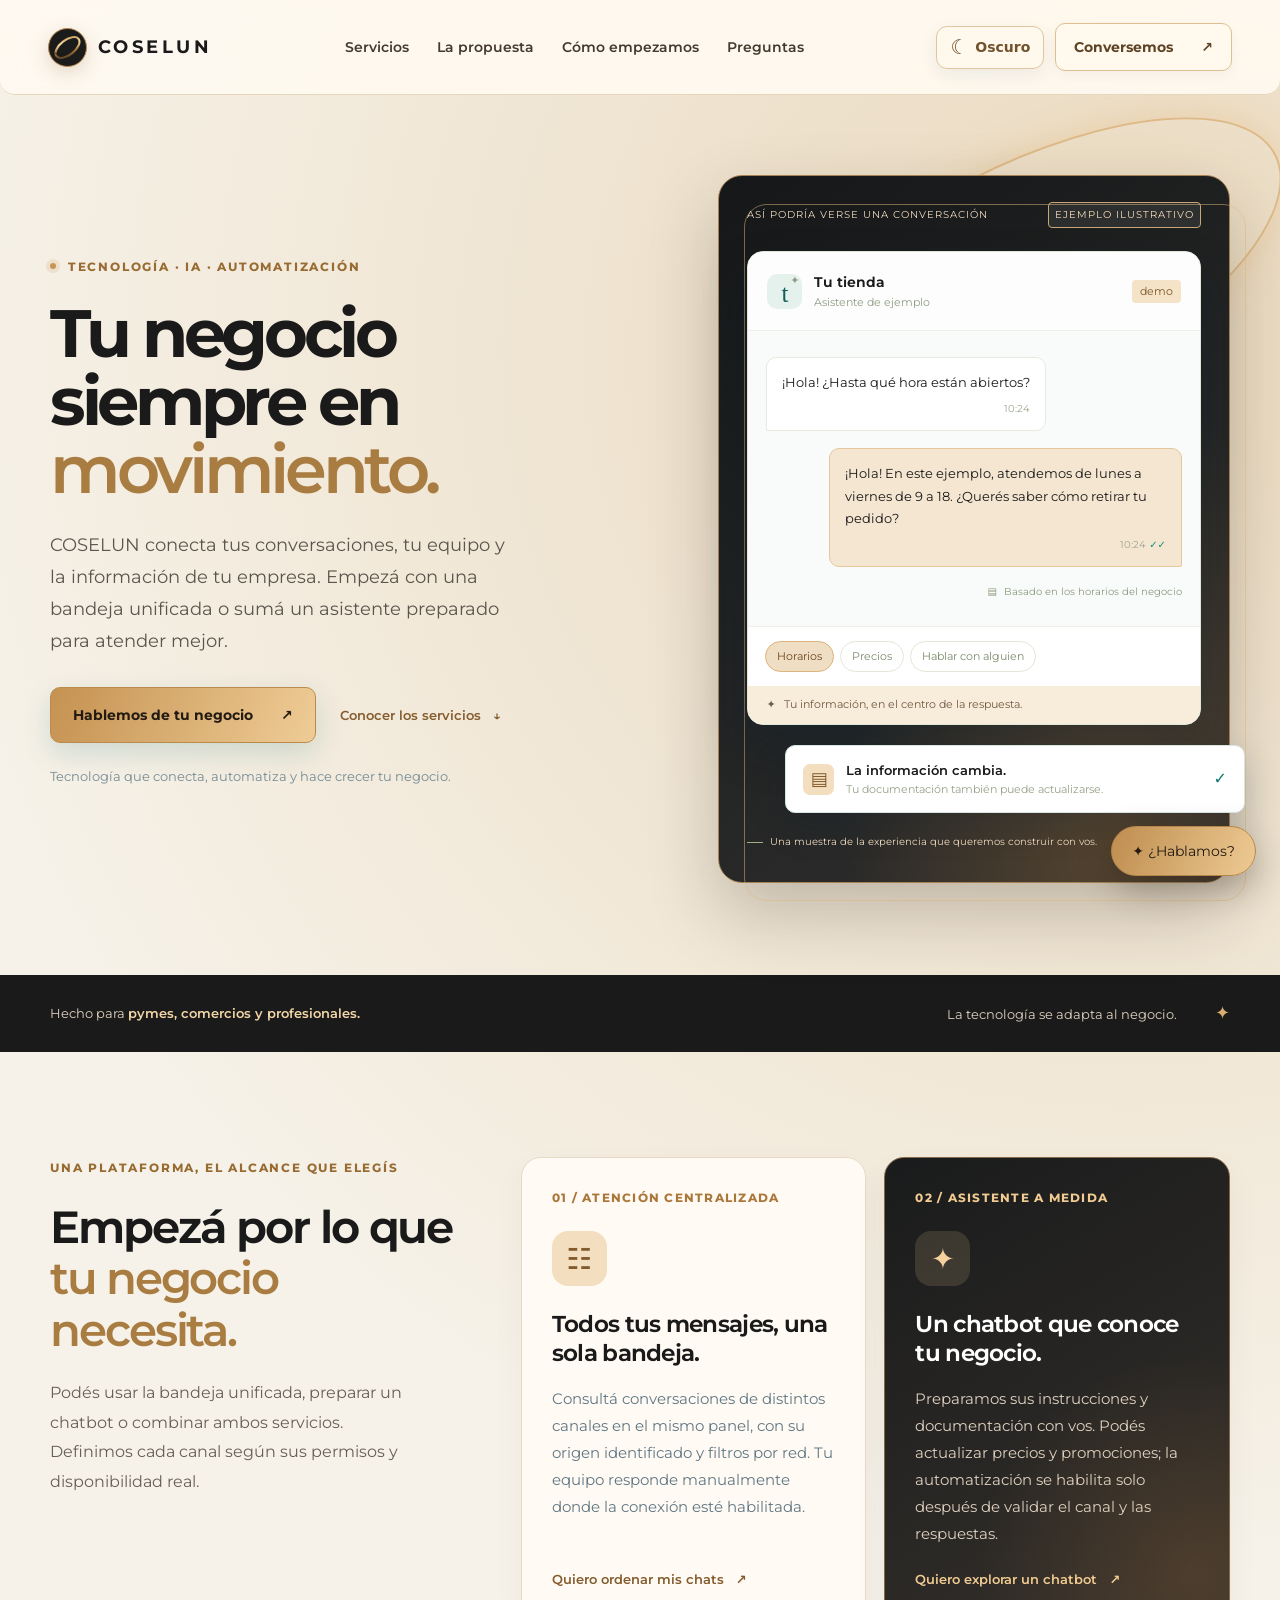
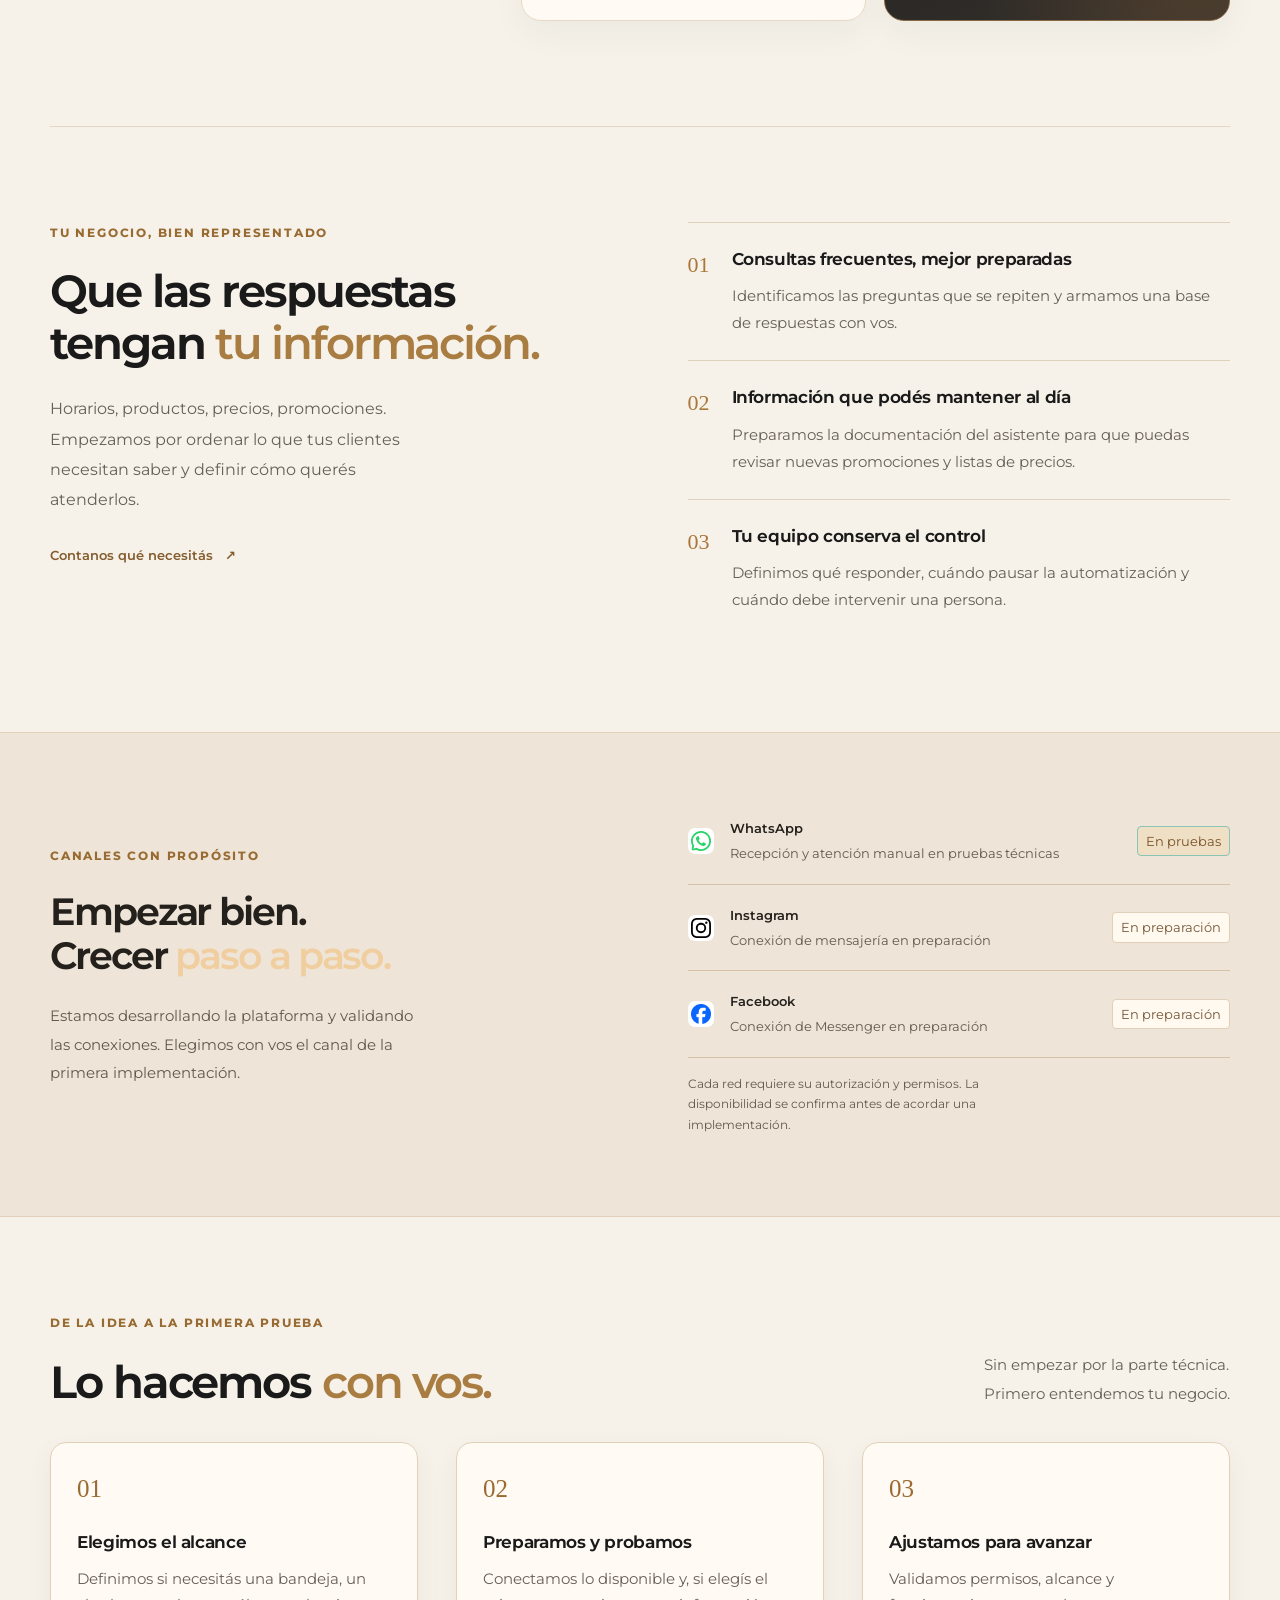
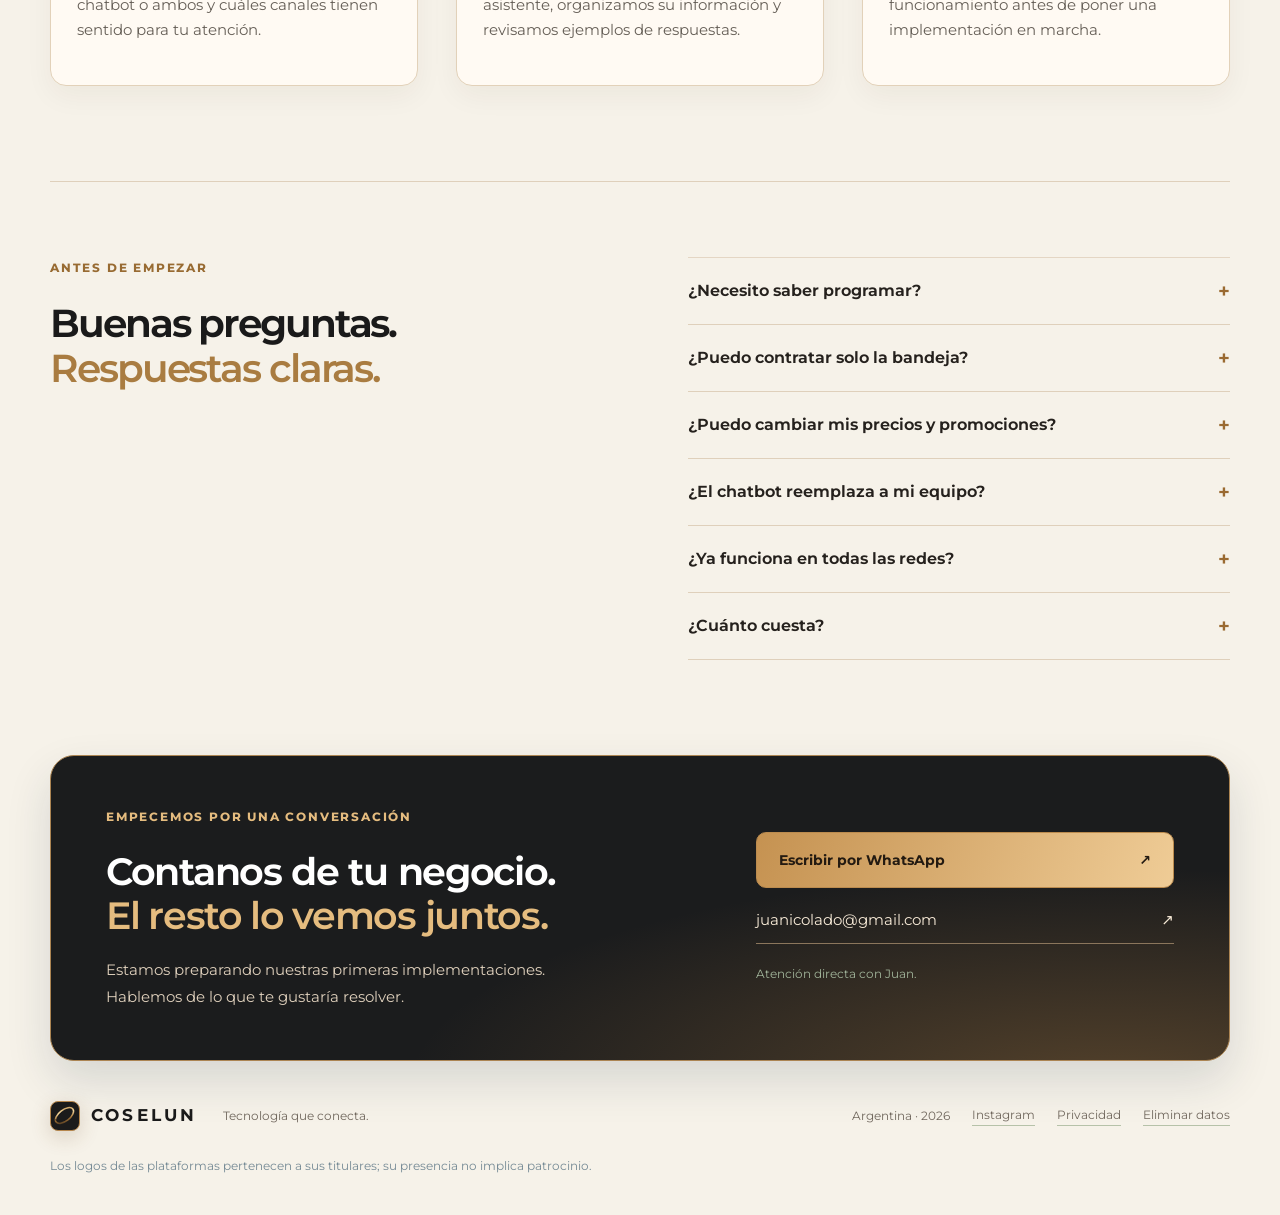
<file: index.html>
<!doctype html>
<html lang="es-AR">
<head>
  <meta charset="utf-8"><meta name="viewport" content="width=device-width, initial-scale=1">
  <title>COSELUN — Tecnología que conecta y hace crecer tu negocio</title>
  <meta name="description" content="Chatbots a medida para pymes. En COSELUN trabajamos con vos para organizar consultas, preparar respuestas y acompañar cada implementación.">
  <meta name="theme-color" content="#1a1a1a">
  <meta property="og:title" content="COSELUN — Tecnología que conecta">
  <meta property="og:description" content="Tu conocimiento, mejores conversaciones. Conocé nuestra propuesta de asistentes para pymes.">
  <meta property="og:type" content="website">
  <meta name="referrer" content="no-referrer"><link rel="icon" href="favicon.svg" type="image/svg+xml"><link rel="stylesheet" href="styles.css"><link rel="stylesheet" href="premium.css"><link rel="stylesheet" href="readability.css"><link rel="stylesheet" href="coselun.css">
</head>
<body>
<a class="skip" href="#contenido">Saltar al contenido</a>
<header class="header"><a href="#inicio" class="brand" aria-label="COSELUN, inicio"><span class="brand-icon" aria-hidden="true"></span><span>COSELUN</span></a><nav aria-label="Principal"><a href="#servicios">Servicios</a><a href="#propuesta">La propuesta</a><a href="#proceso">Cómo empezamos</a><a href="#preguntas">Preguntas</a></nav><div class="header-actions"><button class="theme-toggle" type="button" aria-label="Cambiar a modo oscuro" aria-pressed="false"><span aria-hidden="true">☾</span><span>Oscuro</span></button><a class="button header-cta" href="#contacto">Conversemos <span aria-hidden="true">↗</span></a></div></header>
<main id="contenido">
<section class="hero wrap" id="inicio">
  <div class="hero-copy"><p class="eyebrow"><span class="live-dot"></span> TECNOLOGÍA · IA · AUTOMATIZACIÓN</p><h1>Tu negocio<br>siempre en<br><em>movimiento.</em></h1><p class="hero-description">COSELUN conecta tus conversaciones, tu equipo y la información de tu empresa. Empezá con una bandeja unificada o sumá un asistente preparado para atender mejor.</p><div class="hero-actions"><a class="button primary" href="#contacto">Hablemos de tu negocio <span aria-hidden="true">↗</span></a><a class="quiet-link" href="#servicios">Conocer los servicios <span aria-hidden="true">↓</span></a></div><p class="hero-note">Tecnología que conecta, automatiza y hace crecer tu negocio.</p></div>
  <div class="hero-visual" id="demostracion"><div class="visual-header"><span>ASÍ PODRÍA VERSE UNA CONVERSACIÓN</span><span class="demo-label">EJEMPLO ILUSTRATIVO</span></div><div class="chat-window"><div class="chat-header"><div class="shop-avatar" aria-hidden="true">t<span>✦</span></div><div><strong>Tu tienda</strong><span>Asistente de ejemplo</span></div><span class="chat-badge">demo</span></div><div class="chat-content" aria-live="polite" aria-atomic="true"><div class="message incoming"><p id="demo-question">¡Hola! ¿Hasta qué hora están abiertos?</p><time>10:24</time></div><div class="message outgoing"><p id="demo-answer">¡Hola! En este ejemplo, atendemos de lunes a viernes de 9 a 18. ¿Querés saber cómo retirar tu pedido?</p><time>10:24 <span aria-hidden="true">✓✓</span></time></div><p class="source-note"><span aria-hidden="true">▤</span> Basado en los horarios del negocio</p></div><div class="chat-options" role="group" aria-label="Elegir ejemplo de consulta"><button class="selected" data-example="horarios" aria-pressed="true">Horarios</button><button data-example="precios" aria-pressed="false">Precios</button><button data-example="persona" aria-pressed="false">Hablar con alguien</button></div><div class="chat-footer"><span aria-hidden="true">✦</span> Tu información, en el centro de la respuesta.</div></div><div class="floating-note"><span aria-hidden="true">▤</span><div><strong>La información cambia.</strong><small>Tu documentación también puede actualizarse.</small></div><span class="note-check" aria-hidden="true">✓</span></div><div class="visual-caption"><span class="tiny-line"></span> Una muestra de la experiencia que queremos construir con vos.</div></div>
</section>
<div class="intro-strip"><div class="wrap"><p>Hecho para <strong>pymes, comercios y profesionales.</strong></p><span>La tecnología se adapta al negocio. <span aria-hidden="true">✦</span></span></div></div>
<section class="services wrap section" id="servicios"><div class="services-heading"><p class="eyebrow">UNA PLATAFORMA, EL ALCANCE QUE ELEGÍS</p><h2>Empezá por lo que<br><em>tu negocio necesita.</em></h2><p>Podés usar la bandeja unificada, preparar un chatbot o combinar ambos servicios. Definimos cada canal según sus permisos y disponibilidad real.</p></div><div class="service-cards"><article class="service-card"><span class="service-index">01 / ATENCIÓN CENTRALIZADA</span><div class="service-symbol" aria-hidden="true">☷</div><h3>Todos tus mensajes, una sola bandeja.</h3><p>Consultá conversaciones de distintos canales en el mismo panel, con su origen identificado y filtros por red. Tu equipo responde manualmente donde la conexión esté habilitada.</p><a href="#contacto" class="quiet-link">Quiero ordenar mis chats <span aria-hidden="true">↗</span></a></article><article class="service-card highlighted"><span class="service-index">02 / ASISTENTE A MEDIDA</span><div class="service-symbol" aria-hidden="true">✦</div><h3>Un chatbot que conoce tu negocio.</h3><p>Preparamos sus instrucciones y documentación con vos. Podés actualizar precios y promociones; la automatización se habilita solo después de validar el canal y las respuestas.</p><a href="#contacto" class="quiet-link">Quiero explorar un chatbot <span aria-hidden="true">↗</span></a></article></div></section>
<section class="proposal wrap section" id="propuesta"><div><p class="eyebrow">TU NEGOCIO, BIEN REPRESENTADO</p><h2>Que las respuestas<br>tengan <em>tu información.</em></h2><p class="section-copy">Horarios, productos, precios, promociones. Empezamos por ordenar lo que tus clientes necesitan saber y definir cómo querés atenderlos.</p><a href="#contacto" class="quiet-link">Contanos qué necesitás <span aria-hidden="true">↗</span></a></div><div class="proposal-list"><article><span class="feature-number">01</span><div><h3>Consultas frecuentes, mejor preparadas</h3><p>Identificamos las preguntas que se repiten y armamos una base de respuestas con vos.</p></div></article><article><span class="feature-number">02</span><div><h3>Información que podés mantener al día</h3><p>Preparamos la documentación del asistente para que puedas revisar nuevas promociones y listas de precios.</p></div></article><article><span class="feature-number">03</span><div><h3>Tu equipo conserva el control</h3><p>Definimos qué responder, cuándo pausar la automatización y cuándo debe intervenir una persona.</p></div></article></div></section>
<section class="channels-section"><div class="wrap channels-inner"><div><p class="eyebrow">CANALES CON PROPÓSITO</p><h2>Empezar bien.<br>Crecer <em>paso a paso.</em></h2><p>Estamos desarrollando la plataforma y validando las conexiones. Elegimos con vos el canal de la primera implementación.</p></div><div class="channels-list"><article><img src="assets/whatsapp.svg" alt="" aria-hidden="true"><div><strong>WhatsApp</strong><small>Recepción y atención manual en pruebas técnicas</small></div><span class="status testing">En pruebas</span></article><article><img src="assets/instagram.svg" alt="" aria-hidden="true"><div><strong>Instagram</strong><small>Conexión de mensajería en preparación</small></div><span class="status">En preparación</span></article><article><img src="assets/facebook.png" alt="" aria-hidden="true"><div><strong>Facebook</strong><small>Conexión de Messenger en preparación</small></div><span class="status">En preparación</span></article><p class="channels-note">Cada red requiere su autorización y permisos. La disponibilidad se confirma antes de acordar una implementación.</p></div></div></section>
<section class="wrap section process" id="proceso"><div class="section-heading"><div><p class="eyebrow">DE LA IDEA A LA PRIMERA PRUEBA</p><h2>Lo hacemos <em>con vos.</em></h2></div><p>Sin empezar por la parte técnica.<br>Primero entendemos tu negocio.</p></div><div class="steps"><article><span>01 <i aria-hidden="true">↗</i></span><h3>Elegimos el alcance</h3><p>Definimos si necesitás una bandeja, un chatbot o ambos y cuáles canales tienen sentido para tu atención.</p></article><article><span>02 <i aria-hidden="true">↗</i></span><h3>Preparamos y probamos</h3><p>Conectamos lo disponible y, si elegís el asistente, organizamos su información y revisamos ejemplos de respuestas.</p></article><article><span>03 <i aria-hidden="true">↗</i></span><h3>Ajustamos para avanzar</h3><p>Validamos permisos, alcance y funcionamiento antes de poner una implementación en marcha.</p></article></div></section>
<section class="wrap faq section" id="preguntas"><div><p class="eyebrow">ANTES DE EMPEZAR</p><h2>Buenas preguntas.<br><em>Respuestas claras.</em></h2></div><div class="faq-list"><details><summary>¿Necesito saber programar?<span aria-hidden="true">+</span></summary><p>No. Trabajamos con vos en la información, el tono de atención y las reglas del asistente. La configuración técnica queda de nuestro lado.</p></details><details><summary>¿Puedo contratar solo la bandeja?<span aria-hidden="true">+</span></summary><p>Sí. Podemos preparar una bandeja unificada sin chatbot, o combinar ambos servicios según lo que necesite tu equipo. La disponibilidad de cada canal se confirma antes de activarlo.</p></details><details><summary>¿Puedo cambiar mis precios y promociones?<span aria-hidden="true">+</span></summary><p>Si elegís el chatbot, podés mantener la documentación del negocio actualizada, con revisión y registro de versiones en la plataforma.</p></details><details><summary>¿El chatbot reemplaza a mi equipo?<span aria-hidden="true">+</span></summary><p>Lo planteamos como un apoyo a la atención. Definimos los límites y las situaciones que requieren que una persona tome la conversación.</p></details><details><summary>¿Ya funciona en todas las redes?<span aria-hidden="true">+</span></summary><p>Todavía no. La plataforma está en desarrollo. WhatsApp y Facebook tuvieron pruebas técnicas de recepción y respuesta manual; Instagram requiere permisos adicionales. La IA automática en redes aún no está habilitada.</p></details><details><summary>¿Cuánto cuesta?<span aria-hidden="true">+</span></summary><p>La propuesta se prepara según el alcance, los canales y el uso esperado. Antes de avanzar conversamos sobre la implementación, el mantenimiento y los posibles consumos de proveedores externos.</p></details></div></section>
<section class="contact wrap" id="contacto"><div><p class="eyebrow">EMPECEMOS POR UNA CONVERSACIÓN</p><h2>Contanos de tu negocio.<br><em>El resto lo vemos juntos.</em></h2><p>Estamos preparando nuestras primeras implementaciones.<br>Hablemos de lo que te gustaría resolver.</p></div><div class="contact-actions"><a class="button lime" href="https://wa.me/5491134870246?text=Hola%20Juan%2C%20quiero%20conocer%20la%20propuesta%20de%20COSELUN%20para%20mi%20negocio." target="_blank" rel="noopener noreferrer">Escribir por WhatsApp <span aria-hidden="true">↗</span></a><a href="mailto:juanicolado@gmail.com?subject=Consulta%20por%20COSELUN" class="contact-email">juanicolado@gmail.com <span aria-hidden="true">↗</span></a><small>Atención directa con Juan.</small></div></section>
</main><footer class="footer wrap"><a href="#inicio" class="brand"><span class="brand-icon" aria-hidden="true"></span><span>COSELUN</span></a><p>Tecnología que conecta.</p><div><span>Argentina · 2026</span><a href="https://www.instagram.com/coselun.ar/" target="_blank" rel="noopener noreferrer">Instagram</a><a href="privacidad.html">Privacidad</a><a href="eliminar-datos.html">Eliminar datos</a></div><p class="brand-note">Los logos de las plataformas pertenecen a sus titulares; su presencia no implica patrocinio.</p></footer>
<script src="app.js" defer></script>
<link rel="stylesheet" href="contact-chat.css">
<script src="contact-chat.js" defer></script>

</body></html>
</file>
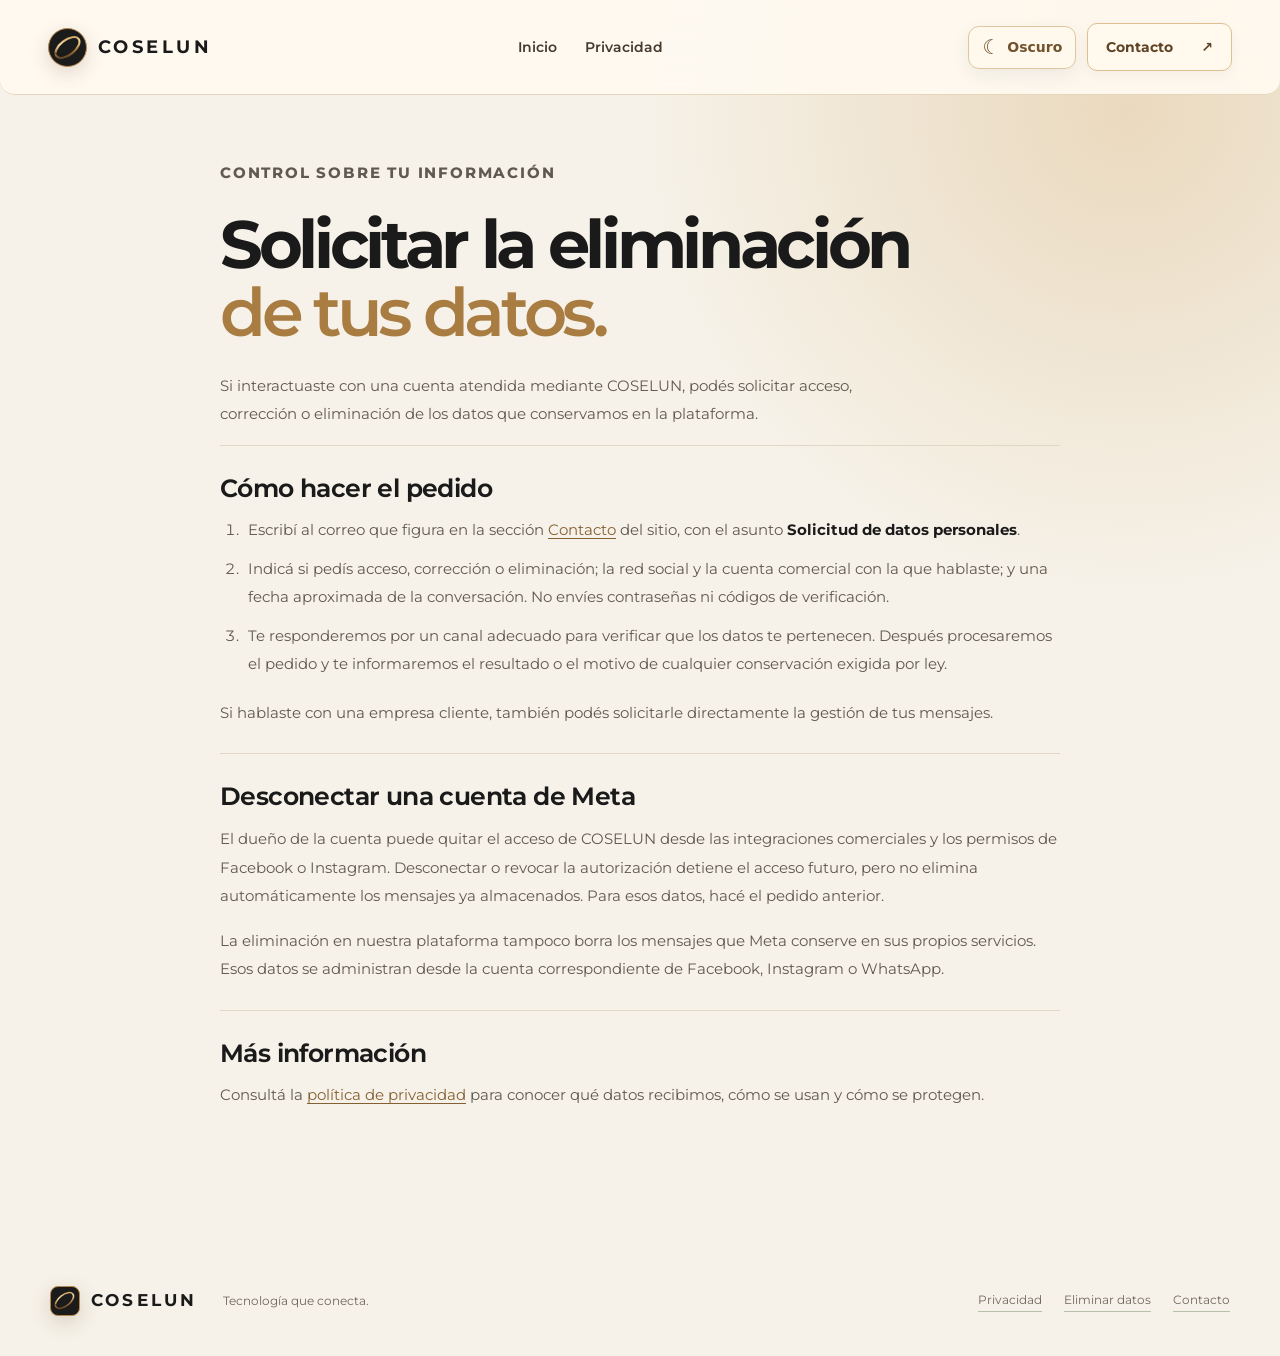
<file: eliminar-datos.html>
<!doctype html>
<html lang="es-AR">
<head>
  <meta charset="utf-8">
  <meta name="viewport" content="width=device-width, initial-scale=1">
  <meta name="description" content="Cómo solicitar acceso, corrección o eliminación de datos tratados por COSELUN.">
  <meta name="theme-color" content="#1a1a1a">
  <meta name="referrer" content="no-referrer">
  <title>Eliminar mis datos — COSELUN</title>
  <link rel="icon" href="favicon.svg" type="image/svg+xml">
  <link rel="stylesheet" href="styles.css">
  <link rel="stylesheet" href="premium.css">
  <link rel="stylesheet" href="readability.css"><link rel="stylesheet" href="coselun.css">
</head>
<body>
  <a class="skip" href="#contenido">Saltar al contenido</a>
  <header class="header">
    <a href="./" class="brand" aria-label="COSELUN, inicio"><span class="brand-icon" aria-hidden="true"></span><span>COSELUN</span></a>
    <nav aria-label="Principal"><a href="./">Inicio</a><a href="privacidad.html">Privacidad</a></nav>
    <div class="header-actions"><button class="theme-toggle" type="button" aria-label="Cambiar a modo oscuro" aria-pressed="false"><span aria-hidden="true">☾</span><span>Oscuro</span></button><a class="button header-cta" href="./#contacto">Contacto <span aria-hidden="true">↗</span></a></div>
  </header>
  <main id="contenido" class="legal wrap">
    <p class="eyebrow">CONTROL SOBRE TU INFORMACIÓN</p>
    <h1>Solicitar la eliminación <em>de tus datos.</em></h1>
    <p class="legal-lead">Si interactuaste con una cuenta atendida mediante COSELUN, podés solicitar acceso, corrección o eliminación de los datos que conservamos en la plataforma.</p>
    <section aria-labelledby="solicitud"><h2 id="solicitud">Cómo hacer el pedido</h2>
      <ol>
        <li>Escribí al correo que figura en la sección <a href="./#contacto">Contacto</a> del sitio, con el asunto <strong>Solicitud de datos personales</strong>.</li>
        <li>Indicá si pedís acceso, corrección o eliminación; la red social y la cuenta comercial con la que hablaste; y una fecha aproximada de la conversación. No envíes contraseñas ni códigos de verificación.</li>
        <li>Te responderemos por un canal adecuado para verificar que los datos te pertenecen. Después procesaremos el pedido y te informaremos el resultado o el motivo de cualquier conservación exigida por ley.</li>
      </ol>
      <p>Si hablaste con una empresa cliente, también podés solicitarle directamente la gestión de tus mensajes.</p>
    </section>
    <section aria-labelledby="revocacion"><h2 id="revocacion">Desconectar una cuenta de Meta</h2>
      <p>El dueño de la cuenta puede quitar el acceso de COSELUN desde las integraciones comerciales y los permisos de Facebook o Instagram. Desconectar o revocar la autorización detiene el acceso futuro, pero no elimina automáticamente los mensajes ya almacenados. Para esos datos, hacé el pedido anterior.</p>
      <p>La eliminación en nuestra plataforma tampoco borra los mensajes que Meta conserve en sus propios servicios. Esos datos se administran desde la cuenta correspondiente de Facebook, Instagram o WhatsApp.</p>
    </section>
    <section aria-labelledby="politica"><h2 id="politica">Más información</h2>
      <p>Consultá la <a href="privacidad.html">política de privacidad</a> para conocer qué datos recibimos, cómo se usan y cómo se protegen.</p>
    </section>
  </main>
  <footer class="footer wrap"><a href="./" class="brand"><span class="brand-icon" aria-hidden="true"></span><span>COSELUN</span></a><p>Tecnología que conecta.</p><div><a href="privacidad.html">Privacidad</a><a href="eliminar-datos.html" aria-current="page">Eliminar datos</a><a href="./#contacto">Contacto</a></div></footer>
<script src="app.js" defer></script>
</body>
</html>
</file>
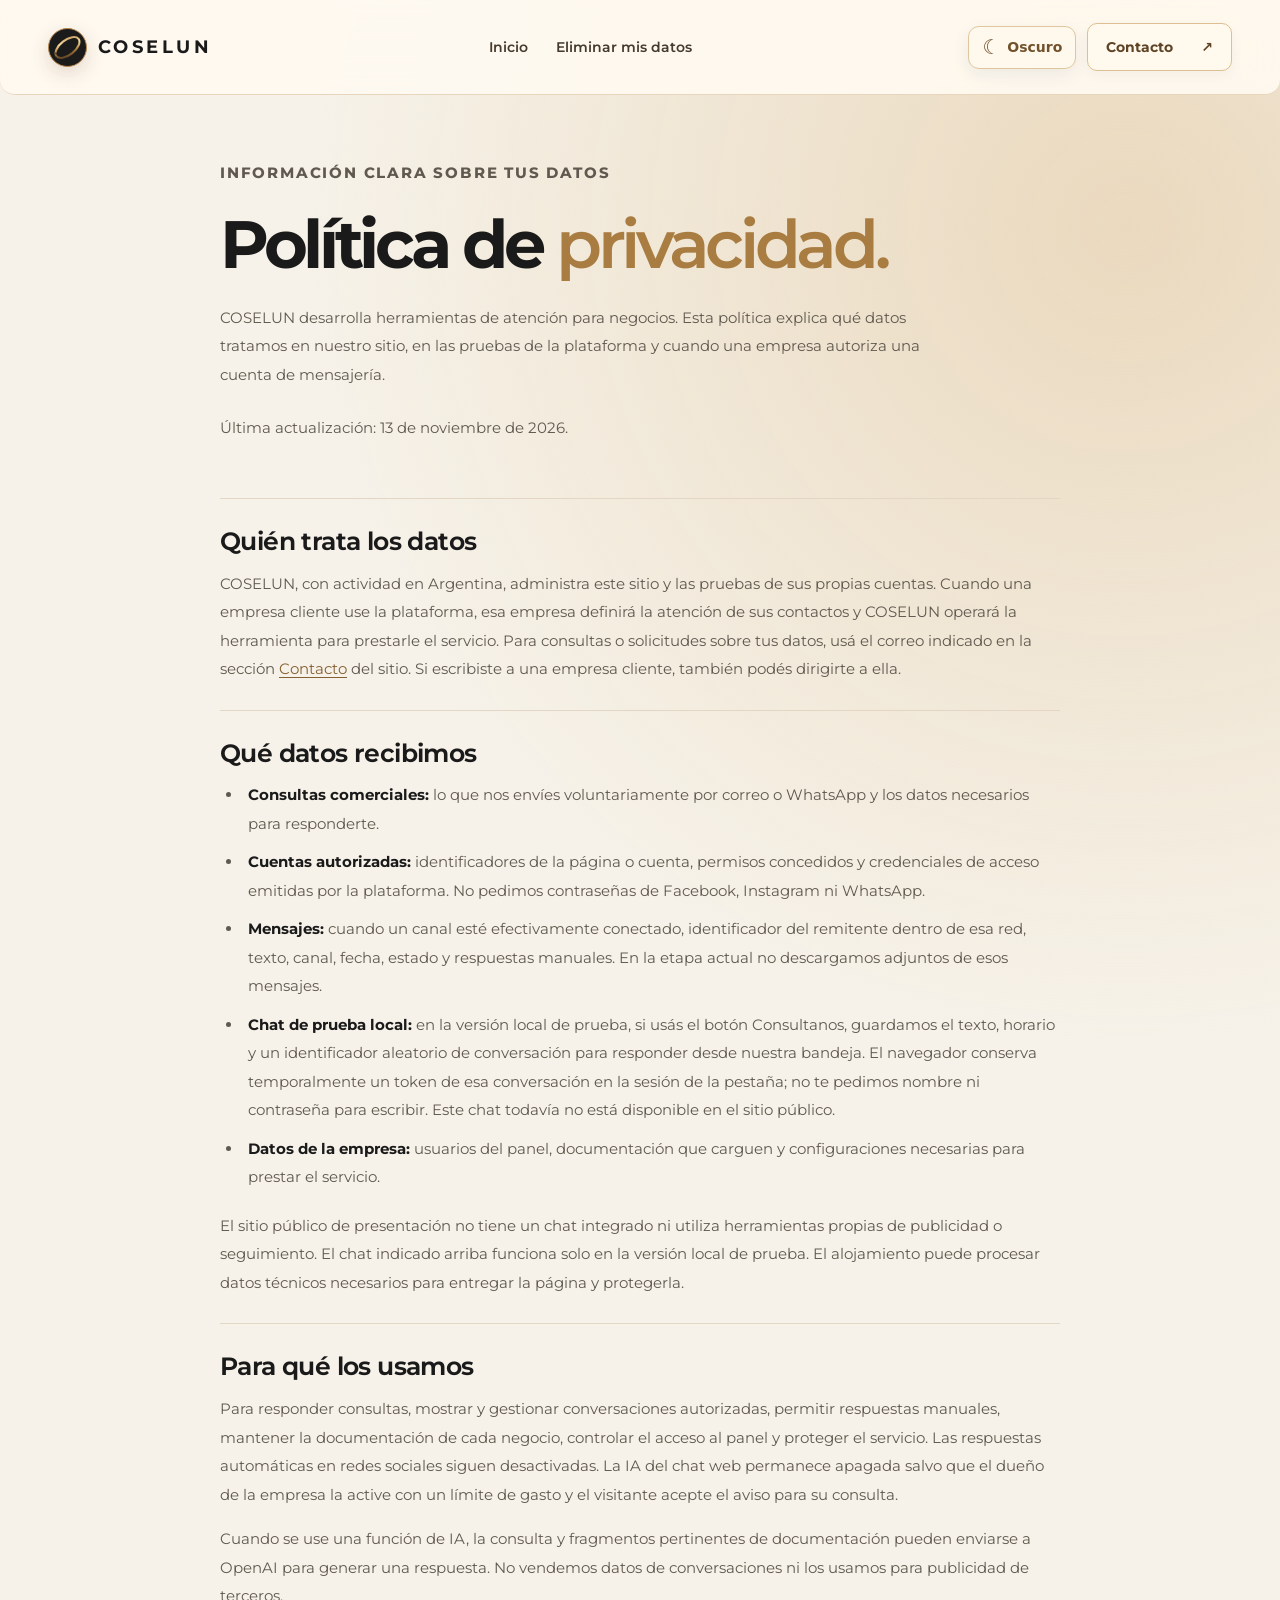
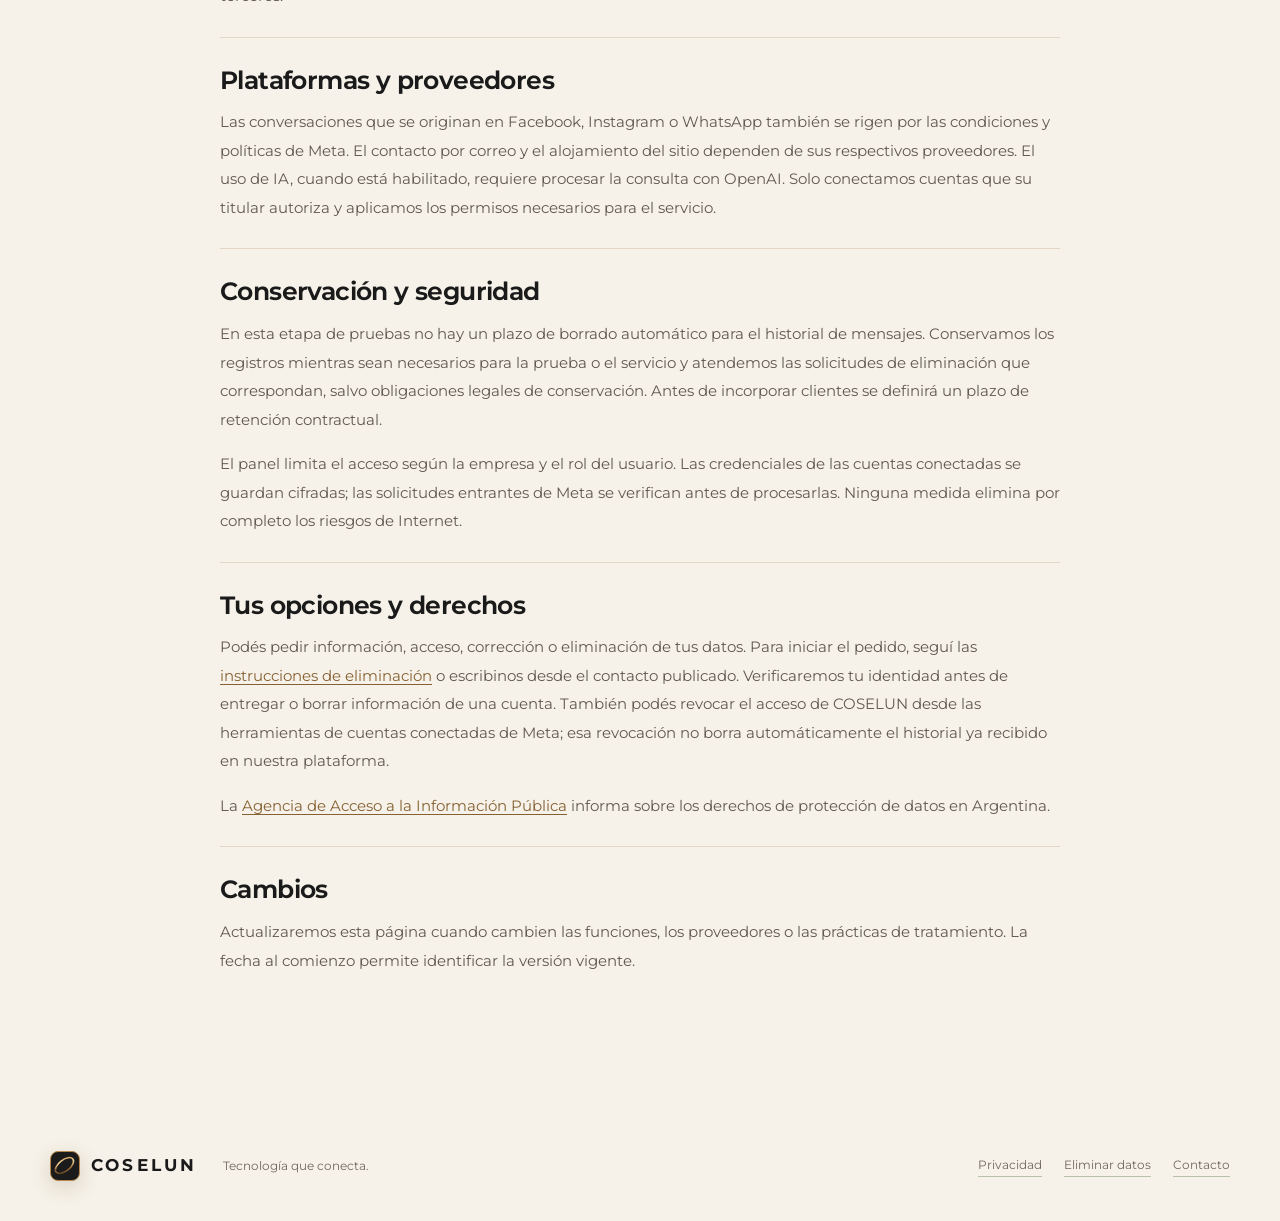
<file: privacidad.html>
<!doctype html>
<html lang="es-AR">
<head>
  <meta charset="utf-8">
  <meta name="viewport" content="width=device-width, initial-scale=1">
  <meta name="description" content="Cómo COSELUN trata los datos de contacto, las conversaciones y las cuentas conectadas.">
  <meta name="theme-color" content="#1a1a1a">
  <meta name="referrer" content="no-referrer">
  <title>Privacidad — COSELUN</title>
  <link rel="icon" href="favicon.svg" type="image/svg+xml">
  <link rel="stylesheet" href="styles.css">
  <link rel="stylesheet" href="premium.css">
  <link rel="stylesheet" href="readability.css"><link rel="stylesheet" href="coselun.css">
</head>
<body>
  <a class="skip" href="#contenido">Saltar al contenido</a>
  <header class="header">
    <a href="./" class="brand" aria-label="COSELUN, inicio"><span class="brand-icon" aria-hidden="true"></span><span>COSELUN</span></a>
    <nav aria-label="Principal"><a href="./">Inicio</a><a href="eliminar-datos.html">Eliminar mis datos</a></nav>
    <div class="header-actions"><button class="theme-toggle" type="button" aria-label="Cambiar a modo oscuro" aria-pressed="false"><span aria-hidden="true">☾</span><span>Oscuro</span></button><a class="button header-cta" href="./#contacto">Contacto <span aria-hidden="true">↗</span></a></div>
  </header>
  <main id="contenido" class="legal wrap">
    <p class="eyebrow">INFORMACIÓN CLARA SOBRE TUS DATOS</p>
    <h1>Política de <em>privacidad.</em></h1>
    <p class="legal-lead">COSELUN desarrolla herramientas de atención para negocios. Esta política explica qué datos tratamos en nuestro sitio, en las pruebas de la plataforma y cuando una empresa autoriza una cuenta de mensajería.</p>
    <p class="legal-updated">Última actualización: 13 de noviembre de 2026.</p>

    <section aria-labelledby="responsable"><h2 id="responsable">Quién trata los datos</h2>
      <p>COSELUN, con actividad en Argentina, administra este sitio y las pruebas de sus propias cuentas. Cuando una empresa cliente use la plataforma, esa empresa definirá la atención de sus contactos y COSELUN operará la herramienta para prestarle el servicio. Para consultas o solicitudes sobre tus datos, usá el correo indicado en la sección <a href="./#contacto">Contacto</a> del sitio. Si escribiste a una empresa cliente, también podés dirigirte a ella.</p>
    </section>
    <section aria-labelledby="datos"><h2 id="datos">Qué datos recibimos</h2>
      <ul>
        <li><strong>Consultas comerciales:</strong> lo que nos envíes voluntariamente por correo o WhatsApp y los datos necesarios para responderte.</li>
        <li><strong>Cuentas autorizadas:</strong> identificadores de la página o cuenta, permisos concedidos y credenciales de acceso emitidas por la plataforma. No pedimos contraseñas de Facebook, Instagram ni WhatsApp.</li>
        <li><strong>Mensajes:</strong> cuando un canal esté efectivamente conectado, identificador del remitente dentro de esa red, texto, canal, fecha, estado y respuestas manuales. En la etapa actual no descargamos adjuntos de esos mensajes.</li>
        <li><strong>Chat de prueba local:</strong> en la versión local de prueba, si usás el botón Consultanos, guardamos el texto, horario y un identificador aleatorio de conversación para responder desde nuestra bandeja. El navegador conserva temporalmente un token de esa conversación en la sesión de la pestaña; no te pedimos nombre ni contraseña para escribir. Este chat todavía no está disponible en el sitio público.</li>
        <li><strong>Datos de la empresa:</strong> usuarios del panel, documentación que carguen y configuraciones necesarias para prestar el servicio.</li>
      </ul>
      <p>El sitio público de presentación no tiene un chat integrado ni utiliza herramientas propias de publicidad o seguimiento. El chat indicado arriba funciona solo en la versión local de prueba. El alojamiento puede procesar datos técnicos necesarios para entregar la página y protegerla.</p>
    </section>
    <section aria-labelledby="uso"><h2 id="uso">Para qué los usamos</h2>
      <p>Para responder consultas, mostrar y gestionar conversaciones autorizadas, permitir respuestas manuales, mantener la documentación de cada negocio, controlar el acceso al panel y proteger el servicio. Las respuestas automáticas en redes sociales siguen desactivadas. La IA del chat web permanece apagada salvo que el dueño de la empresa la active con un límite de gasto y el visitante acepte el aviso para su consulta.</p>
      <p>Cuando se use una función de IA, la consulta y fragmentos pertinentes de documentación pueden enviarse a OpenAI para generar una respuesta. No vendemos datos de conversaciones ni los usamos para publicidad de terceros.</p>
    </section>
    <section aria-labelledby="terceros"><h2 id="terceros">Plataformas y proveedores</h2>
      <p>Las conversaciones que se originan en Facebook, Instagram o WhatsApp también se rigen por las condiciones y políticas de Meta. El contacto por correo y el alojamiento del sitio dependen de sus respectivos proveedores. El uso de IA, cuando está habilitado, requiere procesar la consulta con OpenAI. Solo conectamos cuentas que su titular autoriza y aplicamos los permisos necesarios para el servicio.</p>
    </section>
    <section aria-labelledby="conservacion"><h2 id="conservacion">Conservación y seguridad</h2>
      <p>En esta etapa de pruebas no hay un plazo de borrado automático para el historial de mensajes. Conservamos los registros mientras sean necesarios para la prueba o el servicio y atendemos las solicitudes de eliminación que correspondan, salvo obligaciones legales de conservación. Antes de incorporar clientes se definirá un plazo de retención contractual.</p>
      <p>El panel limita el acceso según la empresa y el rol del usuario. Las credenciales de las cuentas conectadas se guardan cifradas; las solicitudes entrantes de Meta se verifican antes de procesarlas. Ninguna medida elimina por completo los riesgos de Internet.</p>
    </section>
    <section aria-labelledby="derechos"><h2 id="derechos">Tus opciones y derechos</h2>
      <p>Podés pedir información, acceso, corrección o eliminación de tus datos. Para iniciar el pedido, seguí las <a href="eliminar-datos.html">instrucciones de eliminación</a> o escribinos desde el contacto publicado. Verificaremos tu identidad antes de entregar o borrar información de una cuenta. También podés revocar el acceso de COSELUN desde las herramientas de cuentas conectadas de Meta; esa revocación no borra automáticamente el historial ya recibido en nuestra plataforma.</p>
      <p>La <a href="https://www.argentina.gob.ar/aaip/datospersonales/derechos" rel="noopener noreferrer">Agencia de Acceso a la Información Pública</a> informa sobre los derechos de protección de datos en Argentina.</p>
    </section>
    <section aria-labelledby="cambios"><h2 id="cambios">Cambios</h2>
      <p>Actualizaremos esta página cuando cambien las funciones, los proveedores o las prácticas de tratamiento. La fecha al comienzo permite identificar la versión vigente.</p>
    </section>
  </main>
  <footer class="footer wrap"><a href="./" class="brand"><span class="brand-icon" aria-hidden="true"></span><span>COSELUN</span></a><p>Tecnología que conecta.</p><div><a href="privacidad.html" aria-current="page">Privacidad</a><a href="eliminar-datos.html">Eliminar datos</a><a href="./#contacto">Contacto</a></div></footer>
<script src="app.js" defer></script>
</body>
</html>
</file>
<file: styles.css>
@charset "UTF-8";
:root{--ink:#183c30;--muted:#6d7b70;--paper:#fbfcf8;--line:#dfe5db;--lime:#d5ee91;--soft:#edf2e8;font:16px/1.6 Inter,ui-sans-serif,system-ui,-apple-system,"Segoe UI",sans-serif;color:var(--ink);background:var(--paper);font-synthesis:none}*{box-sizing:border-box}html{scroll-behavior:smooth;scroll-padding-top:35px}body{margin:0}a{color:inherit;text-decoration:none}button{font:inherit;cursor:pointer}a:focus-visible,button:focus-visible,summary:focus-visible{outline:3px solid #7e9f43;outline-offset:5px}.wrap{width:min(1180px,calc(100% - 96px));margin:auto}.header{display:flex;justify-content:space-between;align-items:center;gap:24px;max-width:1360px;padding:30px 48px;margin:auto}.brand{display:inline-flex;align-items:center;gap:11px;font-size:21px;font-weight:700;letter-spacing:-.8px;white-space:nowrap}.brand-icon{width:39px;height:39px;display:grid;place-content:center;background:var(--lime);border-radius:12px;font-size:24px;letter-spacing:-2px;position:relative;padding-right:4px}.brand-icon span{position:absolute;right:7px;bottom:4px;font-size:21px}.brand-dot{color:#91b557}.header nav{display:flex;gap:29px;font-size:12px;color:#5a6c5e}.header nav a:hover,.quiet-link:hover{color:#62822f}.button{display:inline-flex;justify-content:space-between;align-items:center;gap:28px;padding:16px 22px;border:1px solid var(--line);border-radius:8px;font-size:13px;font-weight:600;transition:transform .18s,background .18s}.button:hover{transform:translateY(-2px)}.header-cta{padding:12px 18px;background:white}.primary{background:var(--ink);color:white;border-color:var(--ink)}.primary:hover{background:#285b46}.hero{display:grid;grid-template-columns:1.16fr 1fr;gap:70px;padding-top:65px;padding-bottom:90px;align-items:center}.eyebrow{font-size:10px;letter-spacing:1.8px;font-weight:650;line-height:1.8;color:#7b896e;margin:0 0 23px}.live-dot{display:inline-block;width:6px;height:6px;background:#8aa552;border-radius:50%;margin-right:7px;vertical-align:2px}h1{font-size:clamp(45px,4.6vw,67px);font-weight:550;letter-spacing:-3px;line-height:1.08;margin:0 0 25px}h1 em,h2 em{font-family:Georgia,"Times New Roman",serif;font-weight:400;color:#789548}h2{font-size:clamp(33px,3.5vw,46px);font-weight:500;letter-spacing:-1.8px;line-height:1.15;margin:0 0 25px}h3{font-size:17px;line-height:1.5;font-weight:600;letter-spacing:-.35px;margin:0 0 10px}p{margin:0 0 16px}.hero-description{color:var(--muted);font-size:15px;max-width:430px;line-height:1.9}.hero-actions{display:flex;align-items:center;gap:24px;margin-top:30px}.quiet-link{font-size:12px;font-weight:600;white-space:nowrap}.quiet-link span{margin-left:8px}.hero-note{font-size:10px;color:#87937e;margin-top:23px}.hero-visual{position:relative;background:#eaf0e0;border:1px solid #dfe8d5;border-radius:18px;padding:23px 26px 32px;isolation:isolate}.hero-visual:before{content:"";position:absolute;inset:65px -16px -16px 24px;border:1px solid #dfe7d2;border-radius:18px;z-index:-1}.visual-header{display:flex;justify-content:space-between;align-items:center;gap:10px;font-size:7px;letter-spacing:1px;color:#7c8d6b;margin-bottom:23px}.demo-label{font-size:6px;border:1px solid #ccdab7;border-radius:4px;padding:4px 6px;white-space:nowrap}.chat-window{background:#fff;border:1px solid #e0e6d8;border-radius:12px;box-shadow:0 13px 28px #4961360c;overflow:hidden}.chat-header{display:flex;gap:12px;align-items:center;padding:19px;border-bottom:1px solid #edf0e7}.shop-avatar{display:grid;place-items:center;background:#edf2e5;border-radius:10px;width:35px;height:35px;font-family:Georgia,serif;font-size:25px;position:relative}.shop-avatar>span{position:absolute;right:3px;top:0;font:10px system-ui;color:#8eaa55}.chat-header strong{display:block;font-size:12px;font-weight:650}.chat-header>div>span{display:block;font-size:9px;color:#8f9c83}.chat-badge{margin-left:auto;color:#8ca36d;background:#f2f6eb;border-radius:4px;padding:3px 8px;font-size:8px}.chat-content{min-height:249px;background:#fcfdfa;padding:26px 18px;display:flex;flex-direction:column;gap:17px}.message{max-width:85%;padding:13px 15px;border-radius:10px;font-size:11px;line-height:1.7;border:1px solid #e4eadd}.message p{margin:0 0 7px}.incoming{align-self:flex-start;background:white;border-radius:10px 10px 10px 2px}.outgoing{align-self:flex-end;background:#eaf3d9;border-color:#e0eacb;border-radius:10px 10px 2px 10px}.message time{display:block;text-align:right;font-size:8px;color:#9ca88e}.message time span{color:#789253}.source-note{text-align:right;margin:0;color:#8c9a7c;font-size:8px}.source-note>span{margin-right:4px}.chat-options{display:flex;gap:6px;flex-wrap:wrap;padding:14px 17px;border-top:1px solid #eef1e8}.chat-options button{background:#fff;border:1px solid #e1e8d6;color:#7c8b6c;border-radius:20px;padding:6px 11px;font-size:9px}.chat-options button.selected{background:#eff5e4;color:#4b652e;border-color:#cdddaf}.chat-footer{padding:10px 18px;background:#f6f8f0;font-size:9px;color:#879578;display:flex;gap:8px}.floating-note{display:flex;align-items:center;gap:12px;background:#fff;border:1px solid #e4e9dc;box-shadow:0 8px 20px #223e2410;border-radius:10px;padding:14px 17px;margin:20px -44px 0 38px}.floating-note>span:first-child{display:grid;place-items:center;background:#f1f5e9;color:#8ba562;border-radius:7px;width:31px;height:31px;font-size:18px}.floating-note strong{font-size:10px;display:block;font-weight:600}.floating-note small{display:block;color:#96a187;font-size:8px}.note-check{margin-left:auto;color:#8fa95e}.visual-caption{display:flex;align-items:center;gap:7px;color:#8b9a7a;font-size:8px;margin-top:21px}.tiny-line{width:16px;height:1px;background:#9eae88}.intro-strip{border-block:1px solid var(--line);background:#f4f7ee}.intro-strip>.wrap{display:flex;justify-content:space-between;gap:20px;align-items:center;padding-block:23px}.intro-strip p{margin:0;color:#859078;font-size:12px}.intro-strip strong{color:#526443;font-weight:600}.intro-strip>.wrap>span{font-size:10px;color:#8b997b}.intro-strip>.wrap>span>span{margin-left:35px;font-size:18px;color:#9caf7c}.section{padding-block:95px}.proposal{display:grid;grid-template-columns:1fr 1fr;gap:95px;align-items:start}.section-copy{font-size:14px;color:var(--muted);line-height:1.9;max-width:390px;margin-bottom:26px}.proposal-list article{display:flex;gap:22px;border-top:1px solid var(--line);padding:24px 0}.proposal-list p{color:var(--muted);font-size:12px;line-height:1.8;margin:0}.feature-number{font-family:Georgia,serif;font-size:22px;color:#99af70}.channels-section{background:#edf2e5;border-block:1px solid #e4eadb}.channels-inner{padding-block:65px;display:grid;grid-template-columns:1fr 1fr;gap:95px;align-items:center}.channels-inner>div>p:last-child{font-size:12px;color:#7a886d;max-width:365px;line-height:1.9}.channels-inner h2{font-size:38px}.channels-list article{display:flex;align-items:center;gap:16px;padding:20px 0;border-bottom:1px solid #dce5d1}.channels-list img{width:26px;height:26px;object-fit:contain}.channels-list strong{display:block;font-size:13px;font-weight:600}.channels-list small{display:block;font-size:10px;color:#89977b;margin-top:4px}.status{margin-left:auto;padding:4px 8px;background:#f7f9f2;border:1px solid #e1e7d8;border-radius:4px;font-size:8px;white-space:nowrap;color:#8b977d}.status.testing{color:#698443;background:#e4edcf}.channels-note{font-size:9px!important;margin-top:16px;line-height:1.7!important}.section-heading{display:flex;align-items:end;justify-content:space-between;gap:30px;margin-bottom:34px}.section-heading h2{margin-bottom:0}.section-heading>p{font-size:12px;color:var(--muted);line-height:1.9;margin:0}.steps{display:grid;grid-template-columns:repeat(3,1fr);gap:38px}.steps article{border-top:1px solid var(--line);padding-top:18px}.steps article>span{display:flex;justify-content:space-between;align-items:center;font-family:Georgia,serif;color:#8fa566;font-size:25px;margin-bottom:25px}.steps i{font-family:system-ui;font-style:normal;font-size:17px;color:#a5b491}.steps p{color:var(--muted);font-size:12px;line-height:1.85;max-width:280px}.faq{border-top:1px solid var(--line);display:grid;grid-template-columns:1fr 1fr;gap:95px;padding-top:75px}.faq h2{font-size:39px}.faq details{border-bottom:1px solid var(--line);padding:17px 0}.faq details:first-child{border-top:1px solid var(--line)}.faq summary{list-style:none;display:flex;align-items:center;justify-content:space-between;gap:15px;font-size:13px;cursor:pointer;font-weight:500}.faq summary::-webkit-details-marker{display:none}.faq summary>span{font-size:20px;color:#8da270;transition:transform .2s}.faq details[open] summary>span{transform:rotate(45deg)}.faq details p{font-size:12px;color:var(--muted);margin:15px 28px 0 0;line-height:1.9}.contact{border-radius:17px;background:#173e32;color:#f6faef;display:grid;grid-template-columns:1.4fr 1fr;align-items:center;gap:65px;padding:50px 55px}.contact .eyebrow{color:#a8bf8b}.contact h2{font-size:38px;letter-spacing:-1.3px;margin-bottom:18px}.contact h2 em{color:#d5ee91}.contact p:not(.eyebrow){font-size:12px;color:#a9bda8;line-height:1.8;margin:0}.contact-actions{display:flex;flex-direction:column;align-items:stretch;gap:20px}.lime{background:var(--lime);color:#23482e;border-color:var(--lime);font-size:12px}.lime:hover{background:#e4f6b8}.contact-email{font-size:12px;display:flex;justify-content:space-between;border-bottom:1px solid #456354;padding-bottom:11px;color:#dde8d5}.contact-actions small{font-size:9px;color:#a1b49a}.footer{display:flex;align-items:center;gap:25px;flex-wrap:wrap;padding-block:40px}.footer .brand{font-size:17px}.footer .brand-icon{width:30px;height:30px;border-radius:8px;font-size:20px}.footer .brand-icon span{right:4px;bottom:2px}.footer>p{color:#8c9980;font-size:10px;margin:0}.footer>div{margin-left:auto;display:flex;gap:22px;align-items:center;font-size:9px;color:#8e9b84}.footer button{border:0;border-bottom:1px solid #b6c2a9;padding:0;background:transparent;font-size:9px;color:#7e8c73}.footer #privacy{flex-basis:100%;font-size:10px;line-height:1.8;max-width:850px}.skip{position:absolute;left:16px;top:-100px;background:var(--ink);color:white;padding:12px;z-index:9}.skip:focus{top:10px}[hidden]{display:none!important}@media(max-width:1050px){.wrap{width:calc(100% - 60px)}.header{padding-inline:30px}.hero{gap:38px}.hero-actions{gap:15px;flex-wrap:wrap}.hero-visual{padding:20px}.floating-note{margin-right:-25px;margin-left:5px}.proposal,.channels-inner,.faq{gap:50px}.contact{padding:40px;gap:35px}.channels-list small{max-width:210px}h1{letter-spacing:-2px}}@media(max-width:760px){.wrap{width:calc(100% - 40px)}.header{padding:20px;gap:12px}.header nav{display:none}.header-cta{padding:10px 12px;font-size:10px;gap:13px}.brand{font-size:18px}.brand-icon{width:33px;height:33px}.hero{grid-template-columns:1fr;padding-top:40px;padding-bottom:55px;gap:38px}.eyebrow{font-size:8px;letter-spacing:1.3px;margin-bottom:19px}h1{font-size:49px;letter-spacing:-2.4px}h2{font-size:35px}.hero-description{font-size:14px}.hero-actions{margin-top:25px;gap:20px}.button{font-size:12px;padding:15px 18px}.hero-note{font-size:9px}.hero-visual{max-width:470px;width:100%;margin:auto;padding:20px 18px 24px}.hero-visual:before{inset:45px -5px -7px 15px}.floating-note{margin-right:-5px;margin-left:17px;padding:12px}.chat-content{min-height:234px}.message{font-size:12px}.intro-strip>.wrap{align-items:start;flex-direction:column;gap:6px;padding-block:20px}.intro-strip>.wrap>span>span{margin-left:10px}.proposal,.channels-inner,.faq{grid-template-columns:1fr;gap:30px}.section{padding-block:60px}.proposal-list article{padding-block:22px}.channels-inner{padding-block:45px;gap:12px}.channels-inner h2{font-size:35px}.channels-list article{gap:13px}.channels-list small{max-width:190px;font-size:9px}.channels-list img{width:23px;height:23px}.status{font-size:7px}.section-heading{align-items:start;flex-direction:column;gap:19px}.steps{grid-template-columns:1fr;gap:18px}.steps article>span{margin-bottom:14px}.steps p{max-width:none}.faq{padding-top:45px}.faq h2{font-size:34px}.faq summary{font-size:12px}.contact{grid-template-columns:1fr;padding:30px 24px;gap:28px;border-radius:12px}.contact h2{font-size:32px}.contact-actions{gap:18px}.footer{padding-block:30px;gap:15px}.footer>p{display:none}.footer>div{gap:14px}.footer .brand{font-size:15px}}@media(prefers-reduced-motion:reduce){html{scroll-behavior:auto}*{transition:none!important}}

.legal{max-width:840px;padding-top:64px;padding-bottom:110px}.legal h1{max-width:690px}.legal-lead{font-size:17px;line-height:1.85;color:var(--muted);max-width:710px}.legal-updated{font-size:11px;color:#82907c;margin:25px 0 55px}.legal section{border-top:1px solid var(--line);padding:28px 0 10px}.legal h2{font-size:25px;letter-spacing:-.6px;margin-bottom:14px}.legal p,.legal li{font-size:13px;line-height:1.9;color:#536456}.legal ul,.legal ol{padding-left:23px;margin:0 0 20px}.legal li{padding-left:5px;margin-bottom:10px}.legal a:not(.brand){color:#426b31;text-decoration:underline;text-underline-offset:3px}.legal strong{color:var(--ink)}.footer>div a{border-bottom:1px solid #b6c2a9;padding-bottom:1px}.footer>div a:hover{color:#426b31}@media(max-width:760px){.legal{padding-top:35px;padding-bottom:70px}.legal h1{font-size:42px}.legal-lead{font-size:15px}.legal section{padding-top:22px}.legal h2{font-size:22px}.footer>div{flex-wrap:wrap}}.footer>.brand-note{flex-basis:100%;display:block;font-size:9px}
</file>
<file: premium.css>
:root{--ink:#173342;--muted:#5a7180;--paper:#f5f8f8;--line:#d6e3e5;--lime:#e1a06b;--soft:#e7f2f0;color:var(--ink);background:var(--paper)}
body{background:radial-gradient(circle at 72% 7%,#e4f0ee 0,transparent 28%),var(--paper)}
.header{max-width:1440px;background:#ffffffdb;border-bottom:1px solid #e3eaec;padding-block:23px;position:relative;z-index:2}
.brand{font-weight:750;color:var(--ink)}
.brand-icon{background:#102b3d url('assets/brand-mark.svg') center/cover no-repeat;color:transparent;font-size:0;box-shadow:0 5px 15px #102b3d32}
.brand-icon span{display:none}
.brand-dot{color:#bc8c54}
.header nav{gap:28px;color:#4c6572;font-weight:600}
.header nav a:hover,.quiet-link:hover{color:#0c736b}
.header-cta{background:#fff;border-color:#c9d9dd;color:#104d51;box-shadow:0 4px 13px #1533460b}
.header-cta:hover{background:#edf7f5}
.eyebrow{color:#a37545;font-weight:750}
.live-dot{background:#159488;box-shadow:0 0 0 4px #1594881c}
h1,h2,h3{color:var(--ink)}
h1{font-size:clamp(54px,5.2vw,79px);line-height:1.02;font-weight:700;letter-spacing:-4.8px}
h1 em,h2 em{color:#0b7a70;font-family:Georgia,'Times New Roman',serif;font-weight:400}
h2{font-weight:650;letter-spacing:-2.1px}
h3{font-weight:650}
.hero{gap:75px;padding-top:80px;padding-bottom:92px;min-height:645px}
.hero-description{font-size:16px;line-height:1.78;color:#526a78;max-width:460px}
.hero-note{color:#758b94}
.button{border-radius:10px;font-weight:700}
.primary{background:#0d6965;border-color:#0d6965;box-shadow:0 10px 28px #0d69652a}
.primary:hover{background:#09534f}
.quiet-link{color:#0d6965}
.hero-visual{background:linear-gradient(145deg,#102a3d 0%,#176b68 100%);border:1px solid #2e6c6e;border-radius:24px;box-shadow:0 28px 60px #163b4b25;padding:26px 28px 32px}
.hero-visual:before{border-color:#b8d6cf88;inset:28px -17px -19px 25px;border-radius:23px}
.visual-header,.visual-caption{color:#d1e6e2}
.demo-label{border-color:#a4c6c088;color:#d7eae5;background:#ffffff12}
.chat-window{border-radius:16px;box-shadow:0 24px 45px #081e3040}
.chat-header{background:#fcfdfc}
.shop-avatar{background:#e5f1ed;color:#115f5a}
.chat-badge{background:#e6f4f0;color:#0b7369}
.chat-content{background:#f9fbfb}
.outgoing{background:#def0eb;border-color:#c5e1d9}
.message time span{color:#168d7c}
.chat-options button.selected{background:#e0f2ec;color:#0b695f;border-color:#a9d6ca}
.chat-footer{background:#eef6f3;color:#5b7c79}
.floating-note{border-color:#d7e5e5;box-shadow:0 14px 35px #081e3030}
.floating-note>span:first-child{background:#e3f2ed;color:#0b766e}
.note-check{color:#0b766e}
.intro-strip{background:#142f41;border-color:#142f41}
.intro-strip p,.intro-strip>.wrap>span{color:#bdd3da}
.intro-strip strong{color:#f5e1c4}
.intro-strip>.wrap>span>span{color:#d7b178}
.services{display:grid;grid-template-columns:.85fr 1.45fr;gap:55px;align-items:start;padding-block:105px}
.services-heading{position:sticky;top:35px}
.services-heading h2{font-size:clamp(35px,3.5vw,49px);margin-bottom:22px}
.services-heading>p:last-child{font-size:14px;color:var(--muted);line-height:1.85;max-width:370px}
.service-cards{display:grid;grid-template-columns:1fr 1fr;gap:18px}
.service-card{min-height:382px;display:flex;flex-direction:column;align-items:flex-start;background:#fff;border:1px solid #dbe5e8;border-radius:20px;padding:30px;box-shadow:0 13px 35px #1234490b;transition:transform .2s,box-shadow .2s}
.service-card:hover{transform:translateY(-4px);box-shadow:0 20px 42px #12344916}
.service-index{font-size:9px;letter-spacing:1.25px;font-weight:750;color:#9b7042}
.service-symbol{width:55px;height:55px;display:grid;place-items:center;background:#e5f3ef;color:#0c7369;border-radius:16px;margin:24px 0;font-size:29px}
.service-card h3{font-size:23px;line-height:1.25;letter-spacing:-.7px;margin-bottom:17px}
.service-card p{font-size:12px;line-height:1.8;color:#607784;margin-bottom:22px}
.service-card a{margin-top:auto}
.service-card.highlighted{background:linear-gradient(155deg,#142e42,#103e49);border-color:#20495a}
.service-card.highlighted .service-index{color:#e5be8b}
.service-card.highlighted .service-symbol{background:#ffffff17;color:#f0d0a4}
.service-card.highlighted h3{color:#fff}
.service-card.highlighted p{color:#c2d5d7}
.service-card.highlighted a{color:#f0d0a4}
.proposal{border-top:1px solid var(--line)}
.feature-number,.steps article>span{color:#a87842}
.channels-section{background:#142f41;border-color:#142f41}
.channels-inner h2,.channels-inner h3,.channels-list strong{color:#f6f9f8}
.channels-inner h2 em{color:#f0ce9f}
.channels-inner>div>p:last-child,.channels-list small{color:#bfd3d7}
.channels-list article{border-color:#3a5869}
.status{background:#ffffff14;border-color:#66838b;color:#d6e5e7}
.status.testing{background:#d5eee527;border-color:#8ac4b5;color:#bce9d7}
.channels-note{color:#b6cbd2}
.faq details{border-color:#d6e1e5}
.faq summary{font-weight:650;color:#1b3b4b}
.faq summary>span{color:#0d8174}
.contact{background:linear-gradient(130deg,#112b3e,#0b5b5d);border:1px solid #195d65;border-radius:22px;box-shadow:0 20px 45px #132f4223}
.contact h2{color:#fff}.contact h2 em{color:#f4d6ab}
.contact .eyebrow{color:#e0bb88}
.contact p:not(.eyebrow){color:#c6dadd}
.contact-email{color:#edf7f5;border-color:#6e979c}
.lime{background:#f2d3a7;border-color:#f2d3a7;color:#18384a}
.lime:hover{background:#ffe3bc}
.footer .brand-note{color:#758a95}
.legal a:not(.brand){color:#0b746b}
@media(max-width:1100px){.hero{gap:42px}.services{grid-template-columns:1fr;gap:25px}.services-heading{position:static}.service-card{min-height:315px}}
@media(max-width:760px){.header{padding-block:18px}.hero{padding-top:45px;min-height:0;gap:40px}h1{font-size:clamp(46px,11vw,64px);letter-spacing:-3px}.hero-visual{border-radius:18px}.hero-visual:before{inset:20px -5px -8px 15px}.services{padding-block:68px}.service-cards{grid-template-columns:1fr}.service-card{min-height:0;padding:26px}.service-symbol{margin:18px 0}.contact{border-radius:16px}}
@media(prefers-reduced-motion:reduce){.service-card:hover{transform:none}}
</file>
<file: readability.css>
:root { color-scheme: light; }
body { font-size: 16px; }
.header { gap: 20px; }
.header-actions { display: flex; align-items: center; gap: 11px; flex: none; }
.header nav { font-size: 14px; }
.header-cta, .button { font-size: 14px; }
.theme-toggle { display: inline-flex; align-items: center; gap: 7px; min-height: 43px;
  padding: 9px 13px; border: 1px solid #cbdcde; border-radius: 11px;
  background: #fff; color: #135b5b; font: 650 14px/1.2 Inter, ui-sans-serif, system-ui, sans-serif;
  cursor: pointer; box-shadow: 0 6px 18px #0d3e4a12; transition: transform .2s, background .2s, border-color .2s; }
.theme-toggle span:first-child { font-size: 20px; line-height: 1; }
.theme-toggle:hover { transform: translateY(-2px); background: #eaf5f2; border-color: #83bdb2; }
.eyebrow { font-size: 12px; }
.hero-description { font-size: 18px; }
.hero-note, .quiet-link, .intro-strip p, .intro-strip>.wrap>span { font-size: 13px; }
.visual-header, .visual-caption, .demo-label { font-size: 10px; }
.chat-header strong { font-size: 14px; }
.chat-header>div>span, .chat-badge { font-size: 11px; }
.message { font-size: 13px; }
.message time, .source-note { font-size: 10px; }
.chat-options button, .chat-footer { font-size: 11px; }
.floating-note strong { font-size: 13px; }
.floating-note small { font-size: 11px; }
.services-heading>p:last-child, .section-copy { font-size: 16px; }
.service-card p, .proposal-list p, .channels-inner>div>p:last-child,
.steps p, .faq details p, .contact p:not(.eyebrow), .section-heading>p,
.legal p, .legal li { font-size: 15px; }
.service-index, .channels-note, .contact-actions small { font-size: 12px !important; }
.channels-list strong, .channels-list small, .status { font-size: 13px; }
.faq summary { font-size: 16px; }
.contact-email { font-size: 15px; }
.footer>p, .footer>div, .footer button, .footer #privacy, .footer>.brand-note { font-size: 12px; }
.legal-updated { font-size: 13px; }
.service-card, .steps article, .channels-list article { transition: transform .2s ease, box-shadow .2s ease, border-color .2s ease; }
.service-card:hover { transform: translateY(-5px); box-shadow: 0 22px 48px #12344922; }
.steps article:hover { transform: translateY(-3px); }
.hero-visual { background: radial-gradient(circle at 85% 13%, #2d9c91 0, transparent 34%), linear-gradient(145deg, #102a3d, #176b68); }
.header { backdrop-filter: blur(16px); border-radius: 0 0 15px 15px; }
:is(button, a, summary):focus-visible { outline: 3px solid #159889; outline-offset: 3px; }

:root[data-theme='dark'] { color-scheme: dark; --ink: #edf7f8; --muted: #bed0d6; --paper: #101e29; --line: #355061; --soft: #203c46; }
[data-theme='dark'] body { background: radial-gradient(circle at 74% 8%, #194f50 0, transparent 29%), #101e29; color: #edf7f8; }
[data-theme='dark'] .header { background: #162a37e8; border-color: #35515d; }
[data-theme='dark'] .header nav { color: #c4dde2; }
[data-theme='dark'] .quiet-link, [data-theme='dark'] .eyebrow { color: #e5c18c; }
[data-theme='dark'] .quiet-link:hover { color: #a6f0df; }
[data-theme='dark'] .header-cta, [data-theme='dark'] .theme-toggle { background: #23414c; border-color: #4a7078; color: #e5f6f4; }
[data-theme='dark'] .header-cta:hover, [data-theme='dark'] .theme-toggle:hover { background: #315765; }
[data-theme='dark'] .hero-description, [data-theme='dark'] .hero-note,
[data-theme='dark'] .section-copy, [data-theme='dark'] .services-heading>p:last-child,
[data-theme='dark'] .proposal-list p, [data-theme='dark'] .steps p,
[data-theme='dark'] .faq details p, [data-theme='dark'] .legal p,
[data-theme='dark'] .legal li, [data-theme='dark'] .legal-lead { color: #bfd0d5; }
[data-theme='dark'] h1, [data-theme='dark'] h2, [data-theme='dark'] h3,
[data-theme='dark'] .faq summary, [data-theme='dark'] .legal strong { color: #eef8fa; }
[data-theme='dark'] h1 em, [data-theme='dark'] h2 em { color: #83dbcb; }
[data-theme='dark'] .service-card { background: #1d3441; border-color: #3a5964; box-shadow: 0 13px 35px #030c1566; }
[data-theme='dark'] .service-card.highlighted { background: linear-gradient(150deg, #185359, #173947); }
[data-theme='dark'] .service-card p { color: #c5d7db; }
[data-theme='dark'] .service-card.highlighted p { color: #d7e8ea; }
[data-theme='dark'] .service-symbol { background: #285a5c; color: #d4f9ef; }
[data-theme='dark'] .intro-strip, [data-theme='dark'] .channels-section { background: #172e3b; border-color: #365562; }
[data-theme='dark'] .intro-strip p, [data-theme='dark'] .intro-strip strong,
[data-theme='dark'] .channels-inner>div>p:last-child,
[data-theme='dark'] .channels-list small, [data-theme='dark'] .channels-note { color: #c4d9dc; }
[data-theme='dark'] .channels-list article, [data-theme='dark'] .faq,
[data-theme='dark'] .faq details, [data-theme='dark'] .proposal-list article,
[data-theme='dark'] .steps article, [data-theme='dark'] .legal section { border-color: #3d5a65; }
[data-theme='dark'] .status { background: #284a53; border-color: #5b7e83; color: #e4f2f2; }
[data-theme='dark'] .contact { background: linear-gradient(135deg, #153a4b, #0e5553); }
[data-theme='dark'] .legal a:not(.brand) { color: #8ee0cc; }
[data-theme='dark'] .footer>p, [data-theme='dark'] .footer>div,
[data-theme='dark'] .footer>.brand-note { color: #b3cbd1; }
/* The illustrative conversation stays light in either theme to resemble a real chat interface. */
[data-theme='dark'] .chat-window, [data-theme='dark'] .floating-note { color: #173344; }
@media(max-width: 760px) {
  .header { flex-wrap: wrap; }
  .header-actions { margin-left: auto; }
  .theme-toggle { min-width: 43px; padding: 9px; justify-content: center; }
  .theme-toggle span:last-child { display: none; }
  .hero-description { font-size: 17px; }
  .eyebrow { font-size: 11px; }
  .channels-list small, .status, .faq summary { font-size: 13px; }
  .message { font-size: 13px; }
}
@media(prefers-reduced-motion: reduce) { .service-card, .steps article, .theme-toggle { transition: none; } }
</file>
<file: coselun.css>
@font-face{font-family:Montserrat;font-style:normal;font-weight:400 800;font-display:swap;src:url('fonts/Montserrat-latin-ext.woff2') format('woff2');unicode-range:U+0100-02BA,U+02BD-02C5,U+02C7-02CC,U+02CE-02D7,U+02DD-02FF,U+0304,U+0308,U+0329,U+1D00-1DBF,U+1E00-1E9F,U+1EF2-1EFF,U+2020,U+20A0-20AB,U+20AD-20C4,U+2113,U+2C60-2C7F,U+A720-A7FF}
@font-face{font-family:Montserrat;font-style:normal;font-weight:400 800;font-display:swap;src:url('fonts/Montserrat-latin.woff2') format('woff2');unicode-range:U+0000-00FF,U+0131,U+0152-0153,U+02BB-02BC,U+02C6,U+02DA,U+02DC,U+0304,U+0308,U+0329,U+2000-206F,U+20AC,U+2122,U+2191,U+2193,U+2212,U+2215,U+FEFF,U+FFFD}
:root{--ink:#1a1a1a;--muted:#665f57;--paper:#f6f2e9;--line:#e4d6c4;--lime:#e1bc82;--soft:#f6ecdd;color-scheme:light}
body{font-family:Montserrat,ui-sans-serif,system-ui,sans-serif;background:radial-gradient(circle at 88% 8%,#ead9be,transparent 29%),var(--paper);color:var(--ink)}
.header{background:#fffaf1e8;border-color:#e7d6bc}.brand{font-family:Montserrat,ui-sans-serif,system-ui,sans-serif;letter-spacing:.19em;font-size:18px;font-weight:700}.brand-icon{background:#1b1b1b url('assets/coselun-orbit.svg') center/90% no-repeat;border-radius:50%;border:1px solid #b6874d;box-shadow:0 6px 20px #6b451d32}.brand-dot{display:none}.header nav{color:#453a2e}.header nav a:hover,.quiet-link:hover{color:#9b703b}.header-cta{background:#fff9ee;border-color:#ddbf91;color:#5e4325}.header-cta:hover{background:#f8ebd7}.eyebrow{color:#986b32}.live-dot{background:#c79554;box-shadow:0 0 0 4px #c7955428}h1,h2,h3{font-family:Montserrat,ui-sans-serif,system-ui,sans-serif;color:#1a1a1a}h1{font-weight:700;letter-spacing:-.065em}h1 em,h2 em{font-family:Montserrat,ui-sans-serif,system-ui,sans-serif;font-style:normal;color:#a97c41;font-weight:600}.hero-description{color:#5b554d}.hero{position:relative}.hero:before{content:'';position:absolute;width:44vw;height:18vw;right:-6vw;top:8%;border:2px solid #d9ac6f;transform:rotate(-27deg);border-radius:50%;box-shadow:0 0 35px #e3b4758c;pointer-events:none;opacity:.72}.hero-copy{position:relative;z-index:1}.hero-visual{background:radial-gradient(ellipse at 77% 94%,#9a6b355c,transparent 48%),linear-gradient(145deg,#151718,#30302f);border-color:#a58154;box-shadow:0 30px 70px #2920163b}.hero-visual:before{border-color:#dcb77d82}.visual-header,.visual-caption{color:#f0dac0}.demo-label{border-color:#c9a676;color:#f5ddb9}.chat-badge{background:#f4e3c6;color:#7b542b}.outgoing{background:#f4e6d0;border-color:#e4c79d}.chat-options button.selected{background:#efdec3;color:#6c471f;border-color:#dcb57c}.chat-footer{background:#f8ecda;color:#715b42}.floating-note>span:first-child,.service-symbol{background:#f3dfbf;color:#815b2e}.intro-strip{background:#1a1a1a;border-color:#1a1a1a}.intro-strip p,.intro-strip>.wrap>span{color:#e0d2c0}.intro-strip strong{color:#f4d7a8}.intro-strip>.wrap>span>span{color:#d9ad71}.service-card{background:#fffaf3;border-color:#e8d9c6}.service-card.highlighted{background:radial-gradient(circle at 90% 90%,#9b693943,transparent 42%),linear-gradient(150deg,#1a1b1c,#34302b);border-color:#876846}.service-card.highlighted .service-index,.service-card.highlighted a{color:#f1cb91}.service-card.highlighted .service-symbol{background:#f2d6a323;color:#f5d19e}.service-card.highlighted p{color:#dfd1bf}.service-index,.feature-number,.steps article>span{color:#aa763a}.channels-section{background:#eee5d8;border-color:#e0cfb9}.channels-list article{border-color:#d5c2a9}.status{background:#fff9f0;border-color:#e1d0b9;color:#755636}.status.testing{background:#efdfc4;color:#795127}.contact{background:radial-gradient(ellipse at 90% 110%,#9b703c73,transparent 47%),#1b1c1d;border:1px solid #ac8553;border-radius:24px}.contact .eyebrow,.contact h2 em{color:#e5bc7f}.contact p:not(.eyebrow){color:#dfd0bc}.lime,.primary{background:linear-gradient(110deg,#c59251,#efcc96);border-color:#bb8b4e;color:#231a11}.lime:hover,.primary:hover{background:#e6b97d;color:#21190f}.contact-email{border-color:#8b765c;color:#f8ebd8}.footer>p,.footer>div{color:#70675d}.quiet-link{color:#845c2d}.legal a:not(.brand){color:#856032}.legal p,.legal li{color:#60594f}.theme-toggle{color:#71522c;border-color:#dfc69f;background:#fff8ed}
[data-theme='dark']{--ink:#f8f1e5;--muted:#d4c2ae;--paper:#181919;--line:#574835;--soft:#342c23;color-scheme:dark}[data-theme='dark'] body{background:radial-gradient(circle at 82% 6%,#4d3724,transparent 29%),#181919;color:var(--ink)}[data-theme='dark'] .header{background:#242321e8;border-color:#584733}[data-theme='dark'] .header nav{color:#e0cfb7}[data-theme='dark'] h1,[data-theme='dark'] h2,[data-theme='dark'] h3{color:#f8f1e5}[data-theme='dark'] .hero-description,[data-theme='dark'] .services-heading>p:last-child,[data-theme='dark'] .section-copy,[data-theme='dark'] .legal p,[data-theme='dark'] .legal li{color:#d2c2ae}[data-theme='dark'] .service-card,[data-theme='dark'] .steps article{background:#292724;border-color:#5b4c39}[data-theme='dark'] .channels-section{background:#282621;border-color:#604e37}[data-theme='dark'] .contact{background:#1b1c1d}[data-theme='dark'] .header-cta,[data-theme='dark'] .theme-toggle{background:#343029;border-color:#8b6c43;color:#efd5a9}
@media(max-width:760px){.hero:before{width:80vw;height:35vw;right:-26vw;top:44%;opacity:.35}.brand{font-size:15px;letter-spacing:.1em}}
[data-theme='dark'] h1 em,[data-theme='dark'] h2 em{color:#e1b776}[data-theme='dark'] .intro-strip{background:#1a1a1a;border-color:#8b6941}[data-theme='dark'] .channels-section{background:#28251f;border-color:#604e37}[data-theme='dark'] .service-card{background:#292724;border-color:#5b4c39}[data-theme='dark'] .service-card.highlighted{background:radial-gradient(circle at 85% 100%,#9b693943,transparent 42%),#202121}[data-theme='dark'] .service-symbol{background:#4b3823;color:#edc587}[data-theme='dark'] .contact{background:radial-gradient(ellipse at 90% 110%,#9b703c73,transparent 47%),#1b1c1d}[data-theme='dark'] .intro-strip strong{color:#f0d3a7}[data-theme='dark'] .channels-list small,[data-theme='dark'] .channels-inner>div>p:last-child{color:#d9c6ac}[data-theme='dark'] .legal a:not(.brand){color:#e4bb82}
/* Consistent spacing and contrast across both themes. */
.steps{align-items:stretch}
.steps article{min-width:0;padding:26px;border:1px solid #e2d1b9;border-radius:16px;background:#fffaf3;box-shadow:0 10px 28px #3827140d}
.steps article>span{display:block;margin-bottom:22px;color:#9a6a31}
.steps article>span i{display:none}
.steps h3{margin:0 0 12px;line-height:1.35}
.steps p{max-width:none;line-height:1.7}
.channels-inner h2,.channels-list strong{color:#24201c}
.channels-inner>div>p:last-child,.channels-list small,.channels-note{color:#62594d}
.faq,.faq details,.proposal-list article{border-color:#dfd0bb}
.faq summary{color:#25211d}.faq summary>span{color:#9a6a31}
[data-theme='dark'] .steps article{background:#292724;border-color:#69543a;box-shadow:0 12px 30px #0003}
[data-theme='dark'] .steps article>span,[data-theme='dark'] .faq summary>span{color:#e2b77a}
[data-theme='dark'] .steps p,[data-theme='dark'] .faq details p,[data-theme='dark'] .proposal-list p,[data-theme='dark'] .section-heading>p{color:#d6c8b7}
[data-theme='dark'] .faq,[data-theme='dark'] .faq details,[data-theme='dark'] .proposal-list article,[data-theme='dark'] .channels-list article{border-color:#65523c}
[data-theme='dark'] .channels-inner h2,[data-theme='dark'] .channels-list strong,[data-theme='dark'] .faq summary{color:#f8f1e5}
[data-theme='dark'] .status{background:#443728;border-color:#80623e;color:#f7ddb7}
[data-theme='dark'] .quiet-link:hover{color:#f2d09e}
@media(max-width:760px){.steps article{padding:22px}.steps article>span{margin-bottom:16px}.channels-list article{flex-wrap:wrap}.channels-list article>div{min-width:0}.channels-list small{max-width:none}}
html,body{overflow-x:clip}
.channels-list img{background:#fff;border-radius:7px;padding:3px;object-fit:contain}
[data-theme='dark'] .theme-toggle:hover,[data-theme='dark'] .header-cta:hover{background:#4b3d2c;color:#f8e3bd}
</file>
<file: contact-chat.css>
.contact-chat{font-family:Montserrat,system-ui,sans-serif;font-size:14px;line-height:1.45}.contact-chat *{box-sizing:border-box}.contact-chat button,.contact-chat textarea{font:inherit}.contact-chat button{cursor:pointer}.contact-chat-launch{position:fixed;right:24px;bottom:24px;z-index:1000;border:1px solid #b68549;border-radius:999px;padding:14px 20px;background:linear-gradient(110deg,#bf8d4f,#edca93);color:#241b11;font-weight:700;box-shadow:0 12px 35px #24170d55}.contact-chat-panel{position:fixed;right:24px;bottom:88px;z-index:1001;width:min(405px,calc(100vw - 24px));height:min(610px,calc(100dvh - 110px));display:flex;flex-direction:column;overflow:hidden;border:1px solid #d8bc94;border-radius:18px;background:#fffaf3;color:#261f18;box-shadow:0 20px 60px #20180f55}.contact-chat-panel[hidden]{display:none}.contact-chat-panel header{display:flex;align-items:center;justify-content:space-between;gap:12px;padding:16px;background:#24211e;color:#f9ebd6}.contact-chat-panel header strong,.contact-chat-panel header small{display:block}.contact-chat-panel header small{font-size:11px;color:#dfc8a9}.contact-chat-close{border:0;background:transparent;color:#fff;font-size:26px;line-height:1}.contact-chat-messages{flex:1;min-height:0;overflow-y:auto;display:flex;flex-direction:column;gap:8px;padding:14px;background:#f5ede1}.contact-chat-bubble{align-self:flex-start;max-width:92%;margin:0;padding:10px 12px;border:1px solid #e5d5c0;border-radius:12px;background:#fff;overflow-wrap:anywhere}.contact-chat-bubble.is-own{align-self:flex-end;background:#f2dfc0;border-color:#dcba87}.contact-chat-options{display:flex;flex-wrap:wrap;gap:6px;padding:9px 12px;background:#fffaf3}.contact-chat-options button{border:1px solid #d5b78f;border-radius:999px;padding:6px 10px;background:#fffaf3;color:#5c4122;font-size:12px}.contact-chat form{display:grid;grid-template-columns:1fr auto;gap:6px;padding:8px 12px}.contact-chat form label{grid-column:1/-1;font-size:12px;font-weight:700}.contact-chat textarea{width:100%;min-height:48px;resize:vertical;border:1px solid #c9ad88;border-radius:8px;padding:8px;background:white;color:#261f18}.contact-chat-send{border:0;border-radius:8px;padding:8px 13px;background:#bd8c4d;color:#21180d;font-weight:700}.contact-chat footer{padding:9px 12px 12px;border-top:1px solid #ead9c2}.contact-chat footer p{margin:0 0 7px;color:#61564a;font-size:11px}.contact-chat-whatsapp{display:inline-block;color:#66451e;font-weight:700;font-size:12px}.contact-chat-privacy{margin-left:12px;color:#665a4b;font-size:11px}.contact-chat :focus-visible{outline:3px solid #bd8c4d;outline-offset:2px}@media(max-width:500px){.contact-chat-launch{right:12px;bottom:12px}.contact-chat-panel{right:12px;bottom:72px;width:calc(100vw - 24px);height:min(610px,calc(100dvh - 90px))}}
</file>
